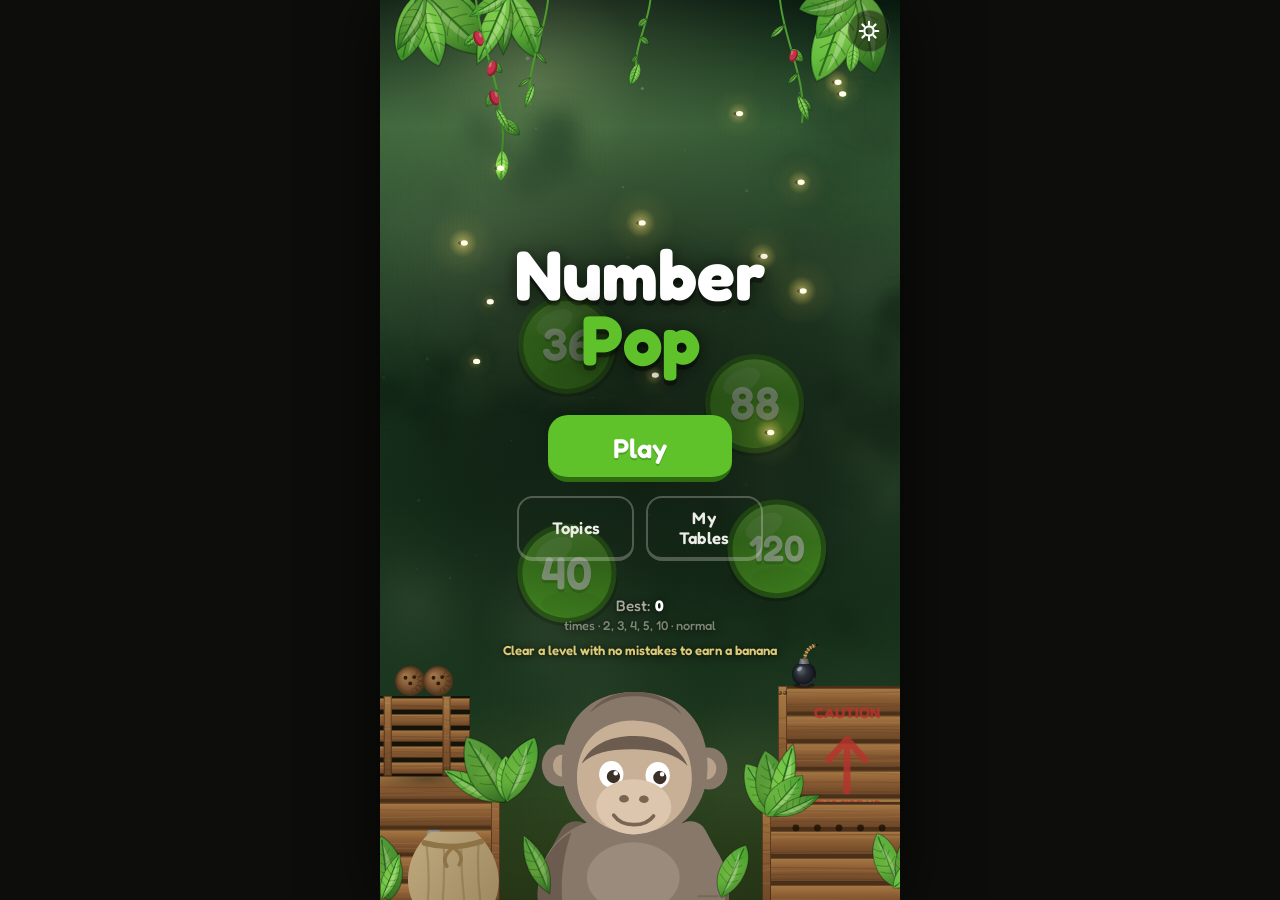
<file: index.html>
<!DOCTYPE html>
<html lang="en">
<head>
<meta charset="utf-8">
<meta name="viewport" content="width=device-width, initial-scale=1, viewport-fit=cover, user-scalable=no">
<meta name="theme-color" content="#1b1c1a">
<meta name="apple-mobile-web-app-capable" content="yes">
<meta name="apple-mobile-web-app-status-bar-style" content="black-translucent">
<title>Number Pop</title>
<link rel="icon" href="favicon.svg" type="image/svg+xml">
<!-- Fredoka is self-hosted in styles/fonts and declared by style.css. It used
     to be linked from Google Fonts, which made this the one thing in the whole
     game that touched the network — and it never worked in the Android build,
     which holds no INTERNET permission. Nothing here reaches out any more. -->
<link rel="stylesheet" href="styles/style.css">
</head>
<body>

<div id="app">

  <!-- everything that shakes lives in here -->
  <div id="playfield">
    <canvas id="stage"></canvas>
    <!-- The home screen's contrast scrim, and the canvas that rides above it.
         The scrim used to be the background of #screen-home, which put it in
         front of the whole board — including the fireflies and the birds, so
         they lost three quarters of their light to a layer meant for the
         static art behind them. Split in two, it goes on muting the board and
         the drifting bubbles while the live props keep their brightness.
         Both sit inside the play field so a jolt shakes them with the board. -->
    <div id="home-scrim" class="hidden" aria-hidden="true"></div>
    <canvas id="stage-front"></canvas>
  </div>

  <div id="ui">

    <!-- ============ in-game HUD ============ -->
    <div id="hud" class="hidden">
      <button id="btn-pause" class="icon-btn" aria-label="Pause game">
        <svg viewBox="0 0 32 32" aria-hidden="true"><path d="M12 7 V25 M20 7 V25"/></svg>
      </button>
      <div id="score-pill"><span id="score">0</span></div>
      <div id="lives" aria-label="Lives remaining"></div>
      <div id="question-wrap">
        <div id="level-chip">Lv&nbsp;<b id="level-num">1</b><span id="level-name"></span></div>
        <div id="question"></div>
        <div id="timer-track"><div id="timer-fill"></div></div>
        <div id="level-pips" aria-hidden="true"></div>
      </div>
      <div id="streak-badge" class="hidden"></div>
      <!-- The level's unspent second chance, beside the hearts it protects. -->
      <div id="retry-shield" class="hidden" aria-label="One second chance left"></div>
      <!-- The bottom dock: how close the streak is to the next power-up, and
           the powers already held. Together, because the meter fills into the
           strip standing right beside it. -->
      <div id="power-dock">
        <div id="charge">
          <div id="charge-slot">
            <svg viewBox="0 0 32 32" aria-hidden="true">
              <path d="M16 5.5 L18.9 12.2 L26 13 L20.7 17.9 L22.2 25 L16 21.4
                       L9.8 25 L11.3 17.9 L6 13 L13.1 12.2 Z"/>
            </svg>
          </div>
          <div id="charge-segs" aria-hidden="true"></div>
        </div>
        <!-- Held power-ups. Empty and hidden until a streak earns one. -->
        <div id="powers" class="hidden"></div>
      </div>
    </div>

    <!-- ============ home ============ -->
    <section id="screen-home" class="screen">
      <button id="btn-settings" class="icon-btn" aria-label="Settings">
        <svg viewBox="0 0 32 32" aria-hidden="true">
          <circle cx="16" cy="16" r="6.2"/>
          <path d="M24.2 16 H28.4 M7.8 16 H3.6 M16 24.2 V28.4 M16 7.8 V3.6
                   M21.8 21.8 L24.8 24.8 M10.2 10.2 L7.2 7.2
                   M10.2 21.8 L7.2 24.8 M21.8 10.2 L24.8 7.2"/>
        </svg>
      </button>
      <div class="home-inner">
        <h1 class="logo"><span class="word">Number</span><span class="word pop">Pop</span></h1>
        <div class="home-buttons">
          <button class="btn btn-big" id="btn-play">Play</button>
          <div class="home-row">
            <button class="btn btn-ghost" id="btn-topics">Topics</button>
            <button class="btn btn-ghost" id="btn-mastery">My Tables</button>
          </div>
        </div>
        <p class="best-line">Best: <b id="home-best">0</b> <span id="home-best-topic"></span></p>
        <!-- What the bananas are for, said in front of the jungle they buy.
             garden.status() had all of this already; it was only ever shown
             two taps deep in settings, which is not where a child looks. -->
        <p class="jungle-line" id="home-jungle"></p>
      </div>
    </section>

    <!-- ============ topics ============ -->
    <section id="screen-topics" class="screen hidden">
      <div class="sheet">
        <header class="sheet-head">
          <button class="icon-btn back" id="btn-topics-back" aria-label="Back">
            <svg viewBox="0 0 32 32" aria-hidden="true"><path d="M20 6 L10 16 L20 26"/></svg>
          </button>
          <h2>Choose Topics</h2>
        </header>

        <div class="sheet-body">
          <div class="field">
            <h3>What to practise</h3>
            <div class="chips" id="op-chips">
              <button class="chip op" data-op="mul">× Times</button>
              <button class="chip op" data-op="div">÷ Divide</button>
              <button class="chip op" data-op="add">+ Add</button>
              <button class="chip op" data-op="sub">− Subtract</button>
            </div>
          </div>

          <div class="field" id="field-tables">
            <h3>Times tables <button class="mini" id="btn-all-tables">all</button></h3>
            <div class="grid-tables" id="table-grid"></div>
            <div class="chips tight">
              <span class="label">up to</span>
              <button class="chip range" data-maxmul="10">10</button>
              <button class="chip range" data-maxmul="12">12</button>
            </div>
          </div>

          <div class="field" id="field-addsub">
            <h3>Add &amp; subtract numbers up to</h3>
            <div class="chips">
              <button class="chip addmax" data-max="10">10</button>
              <button class="chip addmax" data-max="20">20</button>
              <button class="chip addmax" data-max="50">50</button>
              <button class="chip addmax" data-max="100">100</button>
            </div>
          </div>

          <div class="field">
            <h3>Difficulty</h3>
            <div class="chips">
              <button class="chip diff" data-diff="easy">Easy</button>
              <button class="chip diff" data-diff="normal">Normal</button>
              <button class="chip diff" data-diff="hard">Hard</button>
            </div>
            <p class="hint" id="diff-hint"></p>
          </div>

          <!-- The two question shapes, folded away and last.

               Everything above picks which facts get asked; these two change
               what a question *is*, which is a different kind of decision and
               a rarer one. Both are on by default and both hold themselves
               back until level 3, so a parent setting the game up for the
               first time never has to meet them — but a child who bounces off
               one needs them findable, not buried in Settings.

               A <details> rather than a scripted panel: it is open/closed
               state and nothing else, and the element that already does that
               is keyboard-accessible and works with no JS at all. -->
          <details class="advanced">
            <summary>
              Advanced options
              <svg class="chev" viewBox="0 0 32 32" aria-hidden="true">
                <path d="M9 13 L16 20 L23 13"/>
              </svg>
            </summary>

            <div class="field">
              <h3>Missing numbers</h3>
              <div class="chips">
                <button class="chip blank" data-blank="on">On</button>
                <button class="chip blank" data-blank="off">Off</button>
              </div>
              <p class="hint">Some questions hide one of the numbers instead of
                the answer — <b>7 × ? = 42</b>. Same facts, asked backwards.
                They start at level 3 and never appear in a boss.</p>
            </div>

            <div class="field">
              <h3>True or false</h3>
              <div class="chips">
                <button class="chip judge" data-judge="on">On</button>
                <button class="chip judge" data-judge="off">Off</button>
              </div>
              <p class="hint">Some questions state the answer and ask whether it
                is right — <b>6 × 7 = 41</b> — and you tap thumbs up or thumbs
                down. The wrong ones are always close, so they have to be
                checked rather than eyeballed.</p>
            </div>
          </details>
        </div>

        <footer class="sheet-foot">
          <button class="btn btn-big" id="btn-topics-play">Play</button>
        </footer>
      </div>
    </section>

    <!-- ============ my tables ============ -->
    <!-- The practice record the game has been keeping all along, made
         visible. One cell per fact, warming from bare to gold as the fact
         moves up its box. -->
    <section id="screen-mastery" class="screen hidden">
      <div class="sheet">
        <header class="sheet-head">
          <button class="icon-btn back" id="btn-mastery-back" aria-label="Back">
            <svg viewBox="0 0 32 32" aria-hidden="true"><path d="M20 6 L10 16 L20 26"/></svg>
          </button>
          <h2>My Tables</h2>
        </header>

        <div class="sheet-body">
          <p class="hint" id="mastery-lead"></p>

          <div class="mastery-grid" id="mastery-grid"></div>

          <p class="mastery-detail" id="mastery-detail">Tap a square to see how that one is going.</p>

          <div class="mastery-key" id="mastery-key"></div>

          <div class="field" id="mastery-others">
            <h3>Everything else</h3>
            <dl class="lvl-rows" id="mastery-rows"></dl>
          </div>

          <div class="field">
            <h3>Your jungle</h3>
            <p class="hint" id="mastery-jungle"></p>
          </div>
        </div>

        <footer class="sheet-foot">
          <button class="btn btn-big" id="btn-mastery-done">Done</button>
        </footer>
      </div>
    </section>

    <!-- ============ settings ============ -->
    <section id="screen-settings" class="screen hidden">
      <div class="sheet">
        <header class="sheet-head">
          <button class="icon-btn back" id="btn-settings-back" aria-label="Back">
            <svg viewBox="0 0 32 32" aria-hidden="true"><path d="M20 6 L10 16 L20 26"/></svg>
          </button>
          <h2>Settings</h2>
        </header>

        <div class="sheet-body">
          <div class="field">
            <h3>Sound effects</h3>
            <div class="chips">
              <button class="chip snd" data-snd="on">On</button>
              <button class="chip snd" data-snd="off">Off</button>
            </div>
            <p class="hint">Pops, cheers and button taps.</p>
          </div>

          <div class="field">
            <h3>Jungle sounds</h3>
            <div class="chips">
              <button class="chip jng" data-jng="on">On</button>
              <button class="chip jng" data-jng="off">Off</button>
            </div>
            <p class="hint">Birds and insects in the background.</p>
          </div>

          <div class="field">
            <h3>Second chances</h3>
            <div class="chips">
              <button class="chip retry" data-retry="on">On</button>
              <button class="chip retry" data-retry="off">Off</button>
            </div>
            <p class="hint">In levels 1 and 2, the first wrong tap takes the
              bubble away instead of a heart, and you keep going on the same
              question. The clock keeps running and the streak still breaks —
              and a level that used one cannot earn its third star, so it grows
              no banana. From level 3 on, every tap counts.</p>
          </div>

          <div class="field">
            <h3>Scores</h3>
            <p class="score-line">Best: <b id="settings-best">0</b></p>
            <button class="btn btn-danger" id="btn-reset">Reset score</button>
            <p class="hint" id="reset-hint">Clears every highscore, level record and practice history. This cannot be undone.</p>
          </div>

          <div class="field">
            <h3>About</h3>
            <p class="about-name">Number Pop</p>
            <dl class="about-rows">
              <dt>Author and Designer</dt><dd>Dhawan Brothers</dd>
              <dt>Company</dt><dd>Dhawan Gaming Co</dd>
            </dl>
          </div>
        </div>

        <footer class="sheet-foot">
          <button class="btn btn-big" id="btn-settings-done">Done</button>
        </footer>
      </div>
    </section>

    <!-- ============ paused ============ -->
    <!-- The only way out of a run: quitting and restarting both live behind
         the pause button, so neither is ever one stray tap away. -->
    <section id="screen-paused" class="screen hidden">
      <div class="pause-card">
        <p class="pause-eyebrow">Paused</p>
        <h2 class="pause-title" id="pause-title">Level 1</h2>
        <dl class="lvl-rows" id="pause-rows"></dl>

        <div class="chips pause-sound">
          <span class="label">Sound</span>
          <button class="chip snd" data-snd="on">On</button>
          <button class="chip snd" data-snd="off">Off</button>
        </div>

        <button class="btn btn-big" id="btn-resume">Resume</button>
        <div class="pause-exits">
          <button class="btn btn-ghost" id="btn-pause-restart">Start over</button>
          <button class="btn btn-ghost" id="btn-pause-quit">Quit</button>
        </div>
      </div>
    </section>

    <!-- ============ level clear (bosses and every 5th) ============ -->
    <section id="screen-levelclear" class="screen hidden">
      <div class="lvl-card">
        <p class="lvl-eyebrow" id="lvl-eyebrow">Level 5 clear</p>
        <h2 class="lvl-title" id="lvl-title">Downpour</h2>
        <div class="lvl-stars" id="lvl-stars" aria-hidden="true"></div>
        <dl class="lvl-rows" id="lvl-rows"></dl>
        <!-- The one line on this card that changes what the rest of the run
             can survive, so it is a badge rather than another sentence. The
             heart is the HUD's, redrawn here: the child has just watched one
             fly into that strip, and this has to be the same object. -->
        <p class="lvl-heart hidden" id="lvl-heart">
          <span class="lvl-heart-mark" aria-hidden="true">
            <svg viewBox="0 0 24 24">
              <path d="M12 21.2S3.3 15.6 3.3 9.4C3.3 6.4 5.6 4.2 8.4 4.2c1.6 0 3 .8 3.6 1.9
                       .6-1.1 2-1.9 3.6-1.9 2.8 0 5.1 2.2 5.1 5.2 0 6.2-8.7 11.8-8.7 11.8z"
                    fill="#e8353f" stroke="#8f1a22" stroke-width="1.1" stroke-linejoin="round"/>
              <path d="M8.6 6.6c-1.3 0-2.4 1-2.4 2.4" fill="none"
                    stroke="rgba(255,255,255,.55)" stroke-width="1.3" stroke-linecap="round"/>
            </svg>
          </span>
          <span>Extra life! A heart came back</span>
        </p>
        <p class="lvl-banana hidden" id="lvl-banana">A banana for the jungle!</p>
        <p class="lvl-next" id="lvl-next"></p>
        <button class="btn btn-big" id="btn-level-continue">Continue</button>
      </div>
      <div class="mascot-row">
        <div id="lvl-mascot"></div>
        <div class="speech"><p id="lvl-mascot-line"></p></div>
      </div>
    </section>

    <!-- ============ game over ============ -->
    <section id="screen-gameover" class="screen hidden">
      <div class="over-card">
        <p class="over-label">You got</p>
        <p class="over-score" id="over-score">0</p>
        <p class="over-level" id="over-level">Level 1</p>
        <p class="over-best"><span>Your highscore</span> <b id="over-best">0</b></p>
        <!-- The one place the game explains where bananas go. It only shows
             on a run that earned some, which is the moment it means
             something. -->
        <p class="over-bananas hidden" id="over-bananas"></p>
        <div class="over-buttons">
          <button class="btn" id="btn-over-ok">OK</button>
          <button class="btn btn-icon" id="btn-over-again" aria-label="Play again">
            <svg viewBox="0 0 32 32" aria-hidden="true"><path d="M26 16a10 10 0 1 1-3.2-7.3"/><path d="M27 5v6h-6"/></svg>
          </button>
        </div>
      </div>
      <div class="mascot-row">
        <div id="mascot"></div>
        <div class="speech"><p id="mascot-line"></p></div>
      </div>
    </section>

  </div>
</div>

<!-- ================= scripts (order matters: no bundler, plain globals) ================= -->
<script src="src/core/rng.js"></script>
<script src="src/core/storage.js"></script>
<script src="src/core/audio.js"></script>
<script src="src/core/ambience.js"></script>
<script src="src/core/input.js"></script>
<script src="src/core/loop.js"></script>

<script src="src/art/theme.js"></script>
<script src="src/art/scenery.js"></script>
<script src="src/art/bubbleArt.js"></script>
<script src="src/art/progressArt.js"></script>
<script src="src/art/gardenArt.js"></script>
<script src="src/art/gorillaArt.js"></script>
<script src="src/art/jungleArt.js"></script>
<script src="src/art/mascot.js"></script>

<script src="src/game/distractors.js"></script>
<script src="src/game/questions.js"></script>
<script src="src/game/scoring.js"></script>
<script src="src/game/motion.js"></script>
<script src="src/game/bubbles.js"></script>
<script src="src/game/levels.js"></script>
<script src="src/game/effects.js"></script>
<script src="src/game/garden.js"></script>
<script src="src/game/playthings.js"></script>
<script src="src/game/render.js"></script>
<script src="src/game/session.js"></script>

<script src="src/ui/hud.js"></script>
<script src="src/ui/screens.js"></script>
<script src="src/main.js"></script>

</body>
</html>
</file>
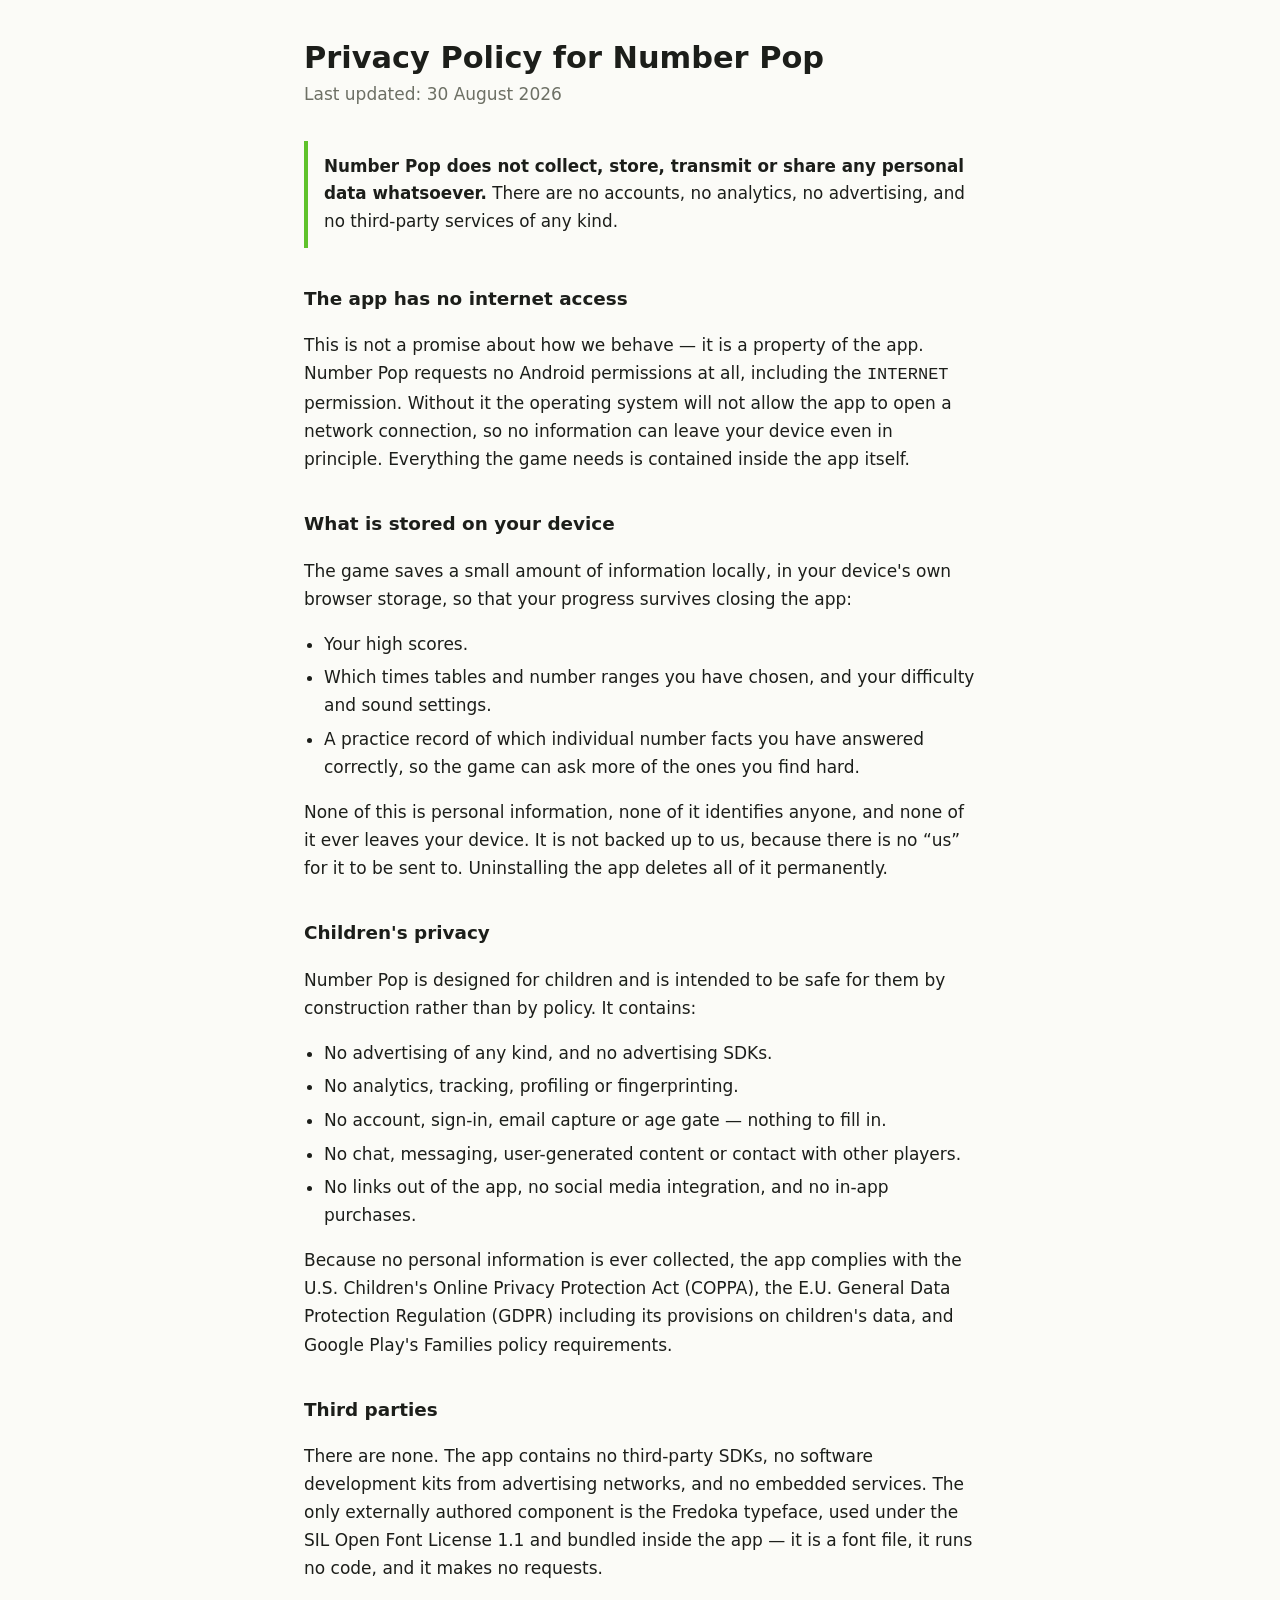
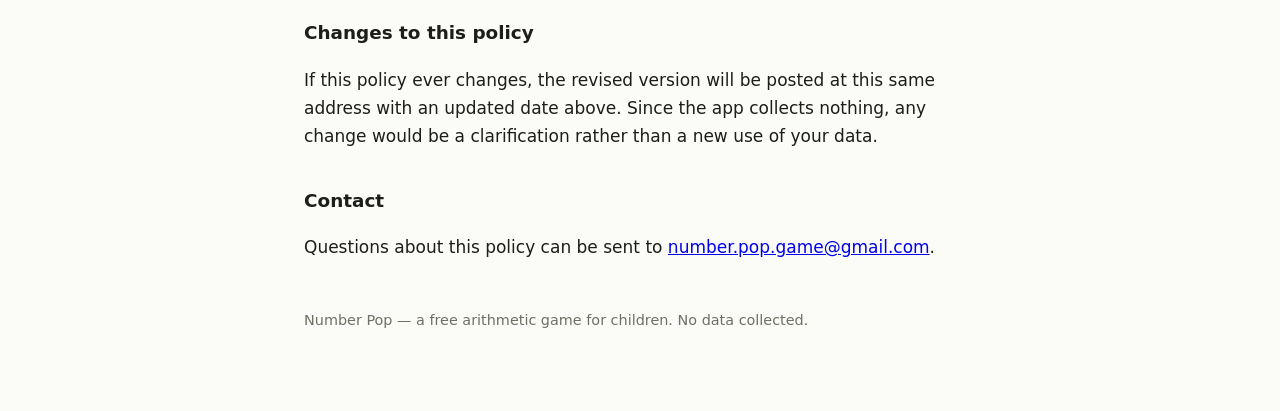
<file: docs/privacy.html>
<!DOCTYPE html>
<html lang="en">
<head>
<meta charset="utf-8">
<meta name="viewport" content="width=device-width, initial-scale=1">
<title>Number Pop — Privacy Policy</title>
<style>
  :root { color-scheme: light dark; }
  body {
    max-width: 42rem;
    margin: 0 auto;
    padding: 2.5rem 1.25rem 5rem;
    font: 17px/1.65 "Trebuchet MS", "Segoe UI", system-ui, sans-serif;
    color: #1c1e1a;
    background: #fbfbf7;
  }
  @media (prefers-color-scheme: dark) {
    body { color: #e9eae2; background: #15170f; }
    a { color: #83da53; }
  }
  h1 { font-size: 1.9rem; line-height: 1.2; margin: 0 0 .25rem; }
  h2 { font-size: 1.15rem; margin: 2.25rem 0 .5rem; }
  .sub { color: #6d7065; margin: 0 0 2rem; }
  @media (prefers-color-scheme: dark) { .sub { color: #a7aa9d; } }
  .lead {
    border-left: 4px solid #5fc22b;
    padding: .75rem 0 .75rem 1rem;
    margin: 0 0 1.5rem;
    font-size: 1.05rem;
  }
  ul { padding-left: 1.25rem; }
  li { margin: .35rem 0; }
  footer { margin-top: 3rem; font-size: .9rem; color: #6d7065; }
  @media (prefers-color-scheme: dark) { footer { color: #a7aa9d; } }
</style>
</head>
<body>

<h1>Privacy Policy for Number Pop</h1>
<p class="sub">Last updated: 30 August 2026</p>

<p class="lead">
  <strong>Number Pop does not collect, store, transmit or share any personal
  data whatsoever.</strong> There are no accounts, no analytics, no advertising,
  and no third-party services of any kind.
</p>

<h2>The app has no internet access</h2>
<p>
  This is not a promise about how we behave — it is a property of the app.
  Number Pop requests no Android permissions at all, including the
  <code>INTERNET</code> permission. Without it the operating system will not
  allow the app to open a network connection, so no information can leave your
  device even in principle. Everything the game needs is contained inside the
  app itself.
</p>

<h2>What is stored on your device</h2>
<p>
  The game saves a small amount of information locally, in your device's own
  browser storage, so that your progress survives closing the app:
</p>
<ul>
  <li>Your high scores.</li>
  <li>Which times tables and number ranges you have chosen, and your
      difficulty and sound settings.</li>
  <li>A practice record of which individual number facts you have answered
      correctly, so the game can ask more of the ones you find hard.</li>
</ul>
<p>
  None of this is personal information, none of it identifies anyone, and none
  of it ever leaves your device. It is not backed up to us, because there is no
  “us” for it to be sent to. Uninstalling the app deletes all of it permanently.
</p>

<h2>Children's privacy</h2>
<p>
  Number Pop is designed for children and is intended to be safe for them by
  construction rather than by policy. It contains:
</p>
<ul>
  <li>No advertising of any kind, and no advertising SDKs.</li>
  <li>No analytics, tracking, profiling or fingerprinting.</li>
  <li>No account, sign-in, email capture or age gate — nothing to fill in.</li>
  <li>No chat, messaging, user-generated content or contact with other players.</li>
  <li>No links out of the app, no social media integration, and no in-app
      purchases.</li>
</ul>
<p>
  Because no personal information is ever collected, the app complies with the
  U.S. Children's Online Privacy Protection Act (COPPA), the E.U. General Data
  Protection Regulation (GDPR) including its provisions on children's data, and
  Google Play's Families policy requirements.
</p>

<h2>Third parties</h2>
<p>
  There are none. The app contains no third-party SDKs, no software development
  kits from advertising networks, and no embedded services. The only externally
  authored component is the Fredoka typeface, used under the SIL Open Font
  License 1.1 and bundled inside the app — it is a font file, it runs no code,
  and it makes no requests.
</p>

<h2>Changes to this policy</h2>
<p>
  If this policy ever changes, the revised version will be posted at this same
  address with an updated date above. Since the app collects nothing, any change
  would be a clarification rather than a new use of your data.
</p>

<h2>Contact</h2>
<p>
  Questions about this policy can be sent to
  <a href="mailto:number.pop.game@gmail.com">number.pop.game@gmail.com</a>.
</p>

<footer>
  Number Pop — a free arithmetic game for children. No data collected.
</footer>

</body>
</html>
</file>
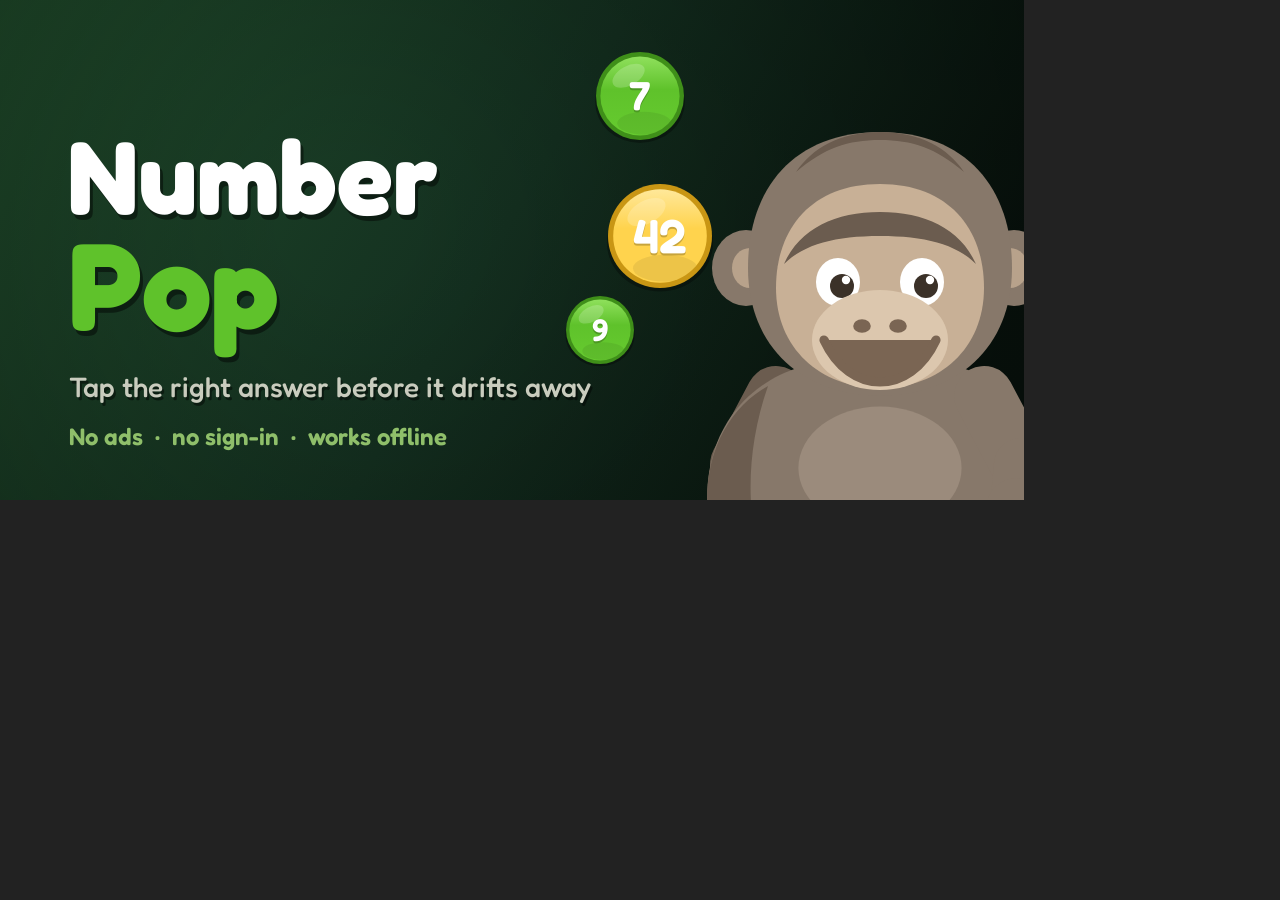
<file: docs/store/make-feature.html>
<!DOCTYPE html>
<html>
<head>
<meta charset="utf-8">
<title>Number Pop — Play feature graphic generator</title>
<style>
  html,body { margin:0; padding:0; background:#222; overflow:hidden; }
  #err { position:absolute; left:0; top:0; z-index:9;
         color:#f66; font:12px monospace; white-space:pre-wrap; }
  canvas { display:block; }
  @font-face {
    font-family: "Fredoka";
    font-weight: 300 700;
    src: url("../../styles/fonts/fredoka-latin-var.woff2") format("woff2");
  }
</style>
</head>
<body>
<!--
  The 1024x500 feature graphic, drawn from the same art the game uses.

    msedge --headless=new --disable-gpu --hide-scrollbars ^
      --allow-file-access-from-files --force-device-scale-factor=1 ^
      --window-size=1024,500 --screenshot=play-feature-1024x500.png make-feature.html
-->
<div id="err"></div>
<canvas id="c" width="1024" height="500"></canvas>

<script>
  window.NP = {};
  window.onerror = function (m, s, l) {
    document.getElementById('err').textContent += m + ' @' + s + ':' + l + '\n';
  };
</script>
<script src="../../src/art/theme.js"></script>
<script src="../../src/art/gorillaArt.js"></script>
<script src="../../src/art/bubbleArt.js"></script>
<script>
function paint() {
  var ctx = document.getElementById('c').getContext('2d');
  var W = 1024, H = 500;
  var T = NP.theme;

  // The chalkboard greens, lit from the upper left so the wordmark sits on the
  // brightest part of the field and the gorilla's side stays deep.
  var bg = ctx.createLinearGradient(0, 0, W * 0.85, H);
  bg.addColorStop(0, '#1f4a2a');
  bg.addColorStop(0.55, '#143020');
  bg.addColorStop(1, '#0a1710');
  ctx.fillStyle = bg;
  ctx.fillRect(0, 0, W, H);

  // A soft vignette, so the art never runs flat into the store's own chrome.
  var vig = ctx.createRadialGradient(W * 0.34, H * 0.45, 60, W * 0.34, H * 0.45, W * 0.72);
  vig.addColorStop(0, 'rgba(0,0,0,0)');
  vig.addColorStop(1, 'rgba(0,0,0,0.42)');
  ctx.fillStyle = vig;
  ctx.fillRect(0, 0, W, H);

  /* Bubbles before the gorilla, so he stands in front of them. The gold one is
     the `reveal` palette -- there is no 'gold', and naming one silently falls
     back to green, which is how this first came out with no gold in it at all.

     They sit in the corridor between the wordmark and his ears: at scale 2.0
     those reach x=713, which is what caps how far right these can go. */
  NP.bubbleArt.draw(ctx, 640,  96, 44, '7',  { palette: 'green'  });
  NP.bubbleArt.draw(ctx, 660, 236, 52, '42', { palette: 'reveal' });
  NP.bubbleArt.draw(ctx, 600, 330, 34, '9',  { palette: 'green'  });

  NP.gorillaArt.draw(ctx, 880, H + 16, 2.0, { grin: 1, breath: 0.4 });

  // ---- wordmark ----
  ctx.textAlign = 'left';
  ctx.textBaseline = 'alphabetic';

  function shadowed(text, x, y, size, fill) {
    ctx.font = '700 ' + size + 'px Fredoka, "Trebuchet MS", sans-serif';
    ctx.fillStyle = 'rgba(0,0,0,0.45)';
    ctx.fillText(text, x + 3, y + 5);
    ctx.fillStyle = fill;
    ctx.fillText(text, x, y);
  }

  shadowed('Number', 68, 214, 104, '#ffffff');
  shadowed('Pop',    68, 330, 124, T.green || '#5fc22b');

  // 28px, not 30: at 30 this line ran under the lowest bubble.
  var tag = 'Tap the right answer before it drifts away';
  ctx.font = '500 28px Fredoka, "Trebuchet MS", sans-serif';
  ctx.fillStyle = 'rgba(0,0,0,0.45)';
  ctx.fillText(tag, 71, 400);
  ctx.fillStyle = '#c9ccbe';
  ctx.fillText(tag, 69, 397);

  ctx.font = '600 24px Fredoka, "Trebuchet MS", sans-serif';
  ctx.fillStyle = '#8fbf6a';
  ctx.fillText('No ads  ·  no sign-in  ·  works offline', 69, 445);
}

/* Wait for the face before drawing. Canvas text does not re-render when a
   webfont arrives late, so painting early bakes the whole wordmark in the
   fallback stack and the graphic ships in the wrong type. */
if (document.fonts && document.fonts.load) {
  Promise.all([
    document.fonts.load('700 104px Fredoka'),
    document.fonts.load('500 28px Fredoka'),
    document.fonts.load('600 24px Fredoka')
  ]).then(paint, paint);
} else {
  paint();
}
</script>
</body>
</html>
</file>
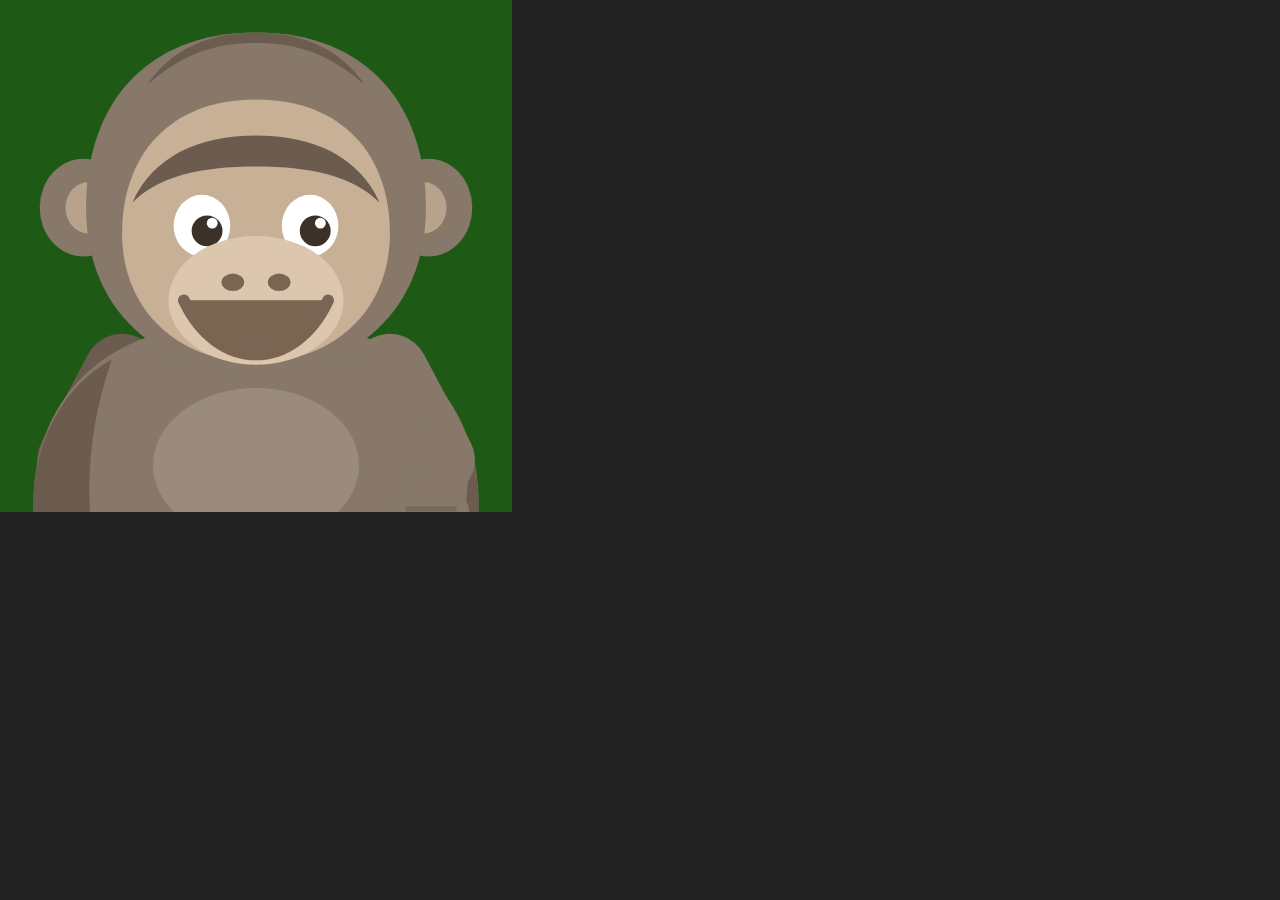
<file: docs/store/make-icon.html>
<!DOCTYPE html>
<html>
<head>
<meta charset="utf-8">
<title>Number Pop — Play store icon generator</title>
<style>
  html,body { margin:0; padding:0; background:#222; overflow:hidden; }
  /* Out of flow: in flow, even an empty error box pushes the canvas down by
     its own height and the page screenshot comes out offset. */
  #err { position:absolute; left:0; top:0; z-index:9;
         color:#f66; font:12px monospace; white-space:pre-wrap; }
  canvas { display:block; }
</style>
</head>
<body>
<!--
  Draws the 512x512 Play store icon from the real gorilla art, so it cannot
  drift away from the character the game and the launcher icon show.

  Open it in a browser to look at it. To re-export the PNG, screenshot it at
  exactly 512x512 -- the page is sized so the canvas is the whole viewport:

    msedge --headless=new --disable-gpu --hide-scrollbars ^
      --allow-file-access-from-files --force-device-scale-factor=1 ^
      --window-size=512,512 --screenshot=play-icon-512.png make-icon.html

  Play wants a 32-bit PNG, and a screenshot comes out 24bpp, so the export is
  re-wrapped with an opaque alpha channel afterwards. See play-listing.md.
-->
<div id="err"></div>
<canvas id="c" width="512" height="512"></canvas>

<script>
  window.NP = {};
  window.onerror = function (m, s, l) {
    document.getElementById('err').textContent += m + ' @' + s + ':' + l + '\n';
  };
</script>
<script src="../../src/art/theme.js"></script>
<script src="../../src/art/gorillaArt.js"></script>
<script>
(function () {
  var ctx = document.getElementById('c').getContext('2d');
  var T = NP.theme;

  /* Play's icon must be fully opaque -- it applies its own rounded mask, so a
     transparent corner would come back black. leafDark is the background the
     adaptive launcher icon already uses, and the only green in the palette his
     fur stays legible against: the bubble green and its rim both sit within a
     few percent of his fur's luminance. */
  ctx.fillStyle = T.leafDark || '#1e5a16';
  ctx.fillRect(0, 0, 512, 512);

  /* draw() places the ground point under his feet: box coords (bx,by) land at
     (x + (bx-100)*s, y + (by-210)*s).

     His head centres on box (100, 97) and spans about 167 units ear to ear --
     far wider than it is tall, which is what kept clipping the crown back when
     this was scaled to fit the height. Fit the width and the height follows. */
  var HEAD_CX = 100, HEAD_CY = 97, HEAD_W = 167;
  var s = 430 / HEAD_W;          // 430 of 512 leaves a margin inside any mask
  var cx = 256, cy = 236;        // a little above centre, so the shoulders anchor him

  NP.gorillaArt.draw(ctx, cx - (HEAD_CX - 100) * s, cy - (HEAD_CY - 210) * s, s, {
    grin: 1, blink: 0, gazeX: 0, gazeY: 0, armL: 0, armR: 0
  });
})();
</script>
</body>
</html>
</file>
<file: styles/style.css>
/* ============================================================
   Number Pop — chalkboard arcade math game
   Single deliberate visual world (dark chalkboard), so no
   light/dark switching: every colour is painted explicitly.
   ============================================================ */

/* Fredoka, self-hosted. It used to come from Google Fonts, which meant the
   Android build — which holds no INTERNET permission and blocks the request
   outright — always fell back to the system stack and never once rendered in
   the face the game was designed in.

   One file covers every weight the game asks for: Fredoka is a variable font,
   so the 500, 600 and 700 the old <link> requested all resolved to this same
   woff2. Only the latin subset is shipped, which is all the game can produce —
   ASCII, plus × ÷ (U+00D7, U+00F7) inside latin-1, the minus sign − (U+2212)
   and the thin space (U+2009) inside the general-punctuation range.

   SIL Open Font License 1.1, see fonts/OFL.txt. */
@font-face {
  font-family: "Fredoka";
  font-style: normal;
  /* The variable axis, not three separate faces. A single weight here would
     make the browser synthesise the other two by smearing the outlines. */
  font-weight: 300 700;
  font-display: swap;
  src: url("fonts/fredoka-latin-var.woff2") format("woff2");
  unicode-range: U+0000-00FF, U+0131, U+0152-0153, U+02BB-02BC, U+02C6, U+02DA,
                 U+02DC, U+0304, U+0308, U+0329, U+2000-206F, U+20AC, U+2122,
                 U+2191, U+2193, U+2212, U+2215, U+FEFF, U+FFFD;
}

:root {
  --green:       #5fc22b;
  --green-light: #83da53;
  --green-dark:  #3d8b18;
  --green-deep:  #2f6d12;
  --red:         #e8353f;
  --red-dark:    #a8202a;
  /* Matches the midpoint of the canvas ground gradient in theme.js, so
     the column under the canvas never shows through as a different
     colour before the scenery layer paints. */
  --board:       #15301f;
  --board-deep:  #0a1710;
  --panel:       #3a3d37;
  --panel-line:  rgba(233,233,224,.14);
  --chalk:       #edeee7;
  --chalk-dim:   #a7aa9d;
  --shadow-lo:   0 2px 0 rgba(0,0,0,.35);

  --f: "Fredoka", "Trebuchet MS", "Segoe UI", system-ui, sans-serif;
}

* { box-sizing: border-box; -webkit-tap-highlight-color: transparent; }

html, body {
  margin: 0;
  padding: 0;
  height: 100%;
  overflow: hidden;
  overscroll-behavior: none;
  background: #0d0e0b;
  font-family: var(--f);
  color: var(--chalk);
  -webkit-font-smoothing: antialiased;
  -webkit-user-select: none;
  user-select: none;
  touch-action: manipulation;
}

#app {
  position: relative;
  width: min(100vw, 520px);
  height: 100dvh;
  margin: 0 auto;
  overflow: hidden;
  background: var(--board);
  box-shadow: 0 0 60px rgba(0,0,0,.7);
}

/* Both layers need an explicit z-index. `will-change: transform` promotes
   the play field to its own compositing layer, and a promoted layer can
   composite above later siblings that have z-index:auto — which put the
   menus and the game-over card underneath the canvas. */
#playfield { position: absolute; inset: 0; z-index: 0; will-change: transform; }
#stage { position: absolute; inset: 0; z-index: 0; display: block; width: 100%; height: 100%; touch-action: none; }

/* The home screen's scrim, and the props that ride above it. Ordered inside
   the play field: board (0), scrim (1), live props (2) — so the scrim mutes
   the board and the drifting bubbles without touching the fireflies, the
   birds or the gorilla. The menu text is above all three, in #ui.

   An absolutely positioned canvas needs its width and height spelled out:
   with inset:0 and height:auto it falls back to the intrinsic size of its
   backing store instead of filling the box. */
/* The scrim only has one job: keep the logo, the buttons and the two lines
   under them readable. It used to do that by darkening the entire board —
   118% wide, peaking at .74, and still laying .06–.30 over the corners — on
   the reasoning that whatever was behind the text did not matter.

   Once the board had depth in it, that stopped being true: the far foliage,
   the haze and the light break all live in the middle distance, and the
   scrim was painted straight over the top of them. There is no point
   building depth into a layer and then flattening it again one z-index up.

   So it is an ellipse around the text column now, and it reaches zero well
   before the edges — the canopy at the top and the tableau at the bottom
   are left alone entirely, and the text carries more of its own contrast
   through the halos on .logo and .best-line below. Green-black rather than
   neutral, so it darkens the jungle rather than greying it out. */
#home-scrim {
  position: absolute;
  inset: 0;
  z-index: 1;
  pointer-events: none;
  background: radial-gradient(86% 40% at 50% 45%,
    rgba(9,15,8,.62) 0%,
    rgba(9,15,8,.44) 44%,
    rgba(9,15,8,.14) 76%,
    rgba(9,15,8,0) 100%);
}
#stage-front {
  position: absolute;
  inset: 0;
  z-index: 2;
  display: block;
  width: 100%;
  height: 100%;
  pointer-events: none;
}

#ui { position: absolute; inset: 0; z-index: 1; pointer-events: none; }
#ui button, #ui .chip, #ui .screen:not(.hidden) { pointer-events: auto; }

/* The two screens that sit over live, touchable scenery let taps fall
   through to the canvas. Their own controls re-claim them: pointer-events
   inherits, so the `#ui button` rule above restores hit-testing per button.
   Two ids, because `#ui .screen:not(.hidden)` would otherwise out-specify
   this and swallow every tap before the canvas ever saw it. */
#ui #screen-home:not(.hidden),
#ui #screen-gameover:not(.hidden) { pointer-events: none; }

/* ...but a solid card should absorb a tap rather than feel see-through. */
.over-card { pointer-events: auto; }

.hidden { display: none !important; }

/* ============================ chunky buttons ============================ */

.btn {
  font-family: var(--f);
  font-weight: 600;
  font-size: 1.35rem;
  letter-spacing: .01em;
  color: #fff;
  background: var(--green);
  border: none;
  border-bottom: 5px solid var(--green-deep);
  border-radius: 16px;
  padding: .62em 1.5em .5em;
  cursor: pointer;
  text-shadow: 0 2px 0 rgba(0,0,0,.18);
  transition: transform .06s ease, filter .12s ease;
}
.btn:active { transform: translateY(3px); border-bottom-width: 2px; }
.btn:hover { filter: brightness(1.07); }
.btn:focus-visible { outline: 3px solid #fff; outline-offset: 3px; }

.btn-big { font-size: 1.7rem; padding: .6em 2.4em .48em; border-radius: 20px; }

.btn-ghost {
  background: transparent;
  border: 2px solid rgba(237,238,231,.28);
  border-bottom: 4px solid rgba(237,238,231,.28);
  color: var(--chalk);
  font-size: 1.05rem;
  text-shadow: none;
}
.btn-ghost:hover { background: rgba(237,238,231,.07); }

.btn-icon { padding: .55em .95em; display: grid; place-items: center; }
.btn-icon svg { width: 30px; height: 30px; fill: none; stroke: #fff; stroke-width: 3.2; stroke-linecap: round; stroke-linejoin: round; }

.btn-danger {
  background: transparent;
  color: #ff8f96;
  border: 2px solid rgba(232,53,63,.55);
  border-bottom: 5px solid rgba(232,53,63,.55);
  font-size: 1.05rem;
  text-shadow: none;
}
.btn-danger:hover { background: rgba(232,53,63,.12); }
/* Armed: one tap from erasing, so it stops looking like an outline and
   starts looking like the thing it is about to do. */
.btn-danger.armed {
  background: var(--red);
  border-color: var(--red-dark);
  border-bottom-color: var(--red-dark);
  color: #fff;
  animation: nudge .5s ease-out;
}
.btn-danger.cleared {
  background: transparent;
  border-color: rgba(237,238,231,.25);
  border-bottom-color: rgba(237,238,231,.25);
  color: var(--chalk-dim);
}
@keyframes nudge {
  0%, 100% { transform: translateX(0); }
  20%      { transform: translateX(-4px); }
  55%      { transform: translateX(3px); }
}

.icon-btn {
  background: none; border: none; cursor: pointer; padding: 6px;
  width: 42px; height: 42px; display: grid; place-items: center;
}
.icon-btn svg { width: 100%; height: 100%; fill: none; stroke: #fff; stroke-width: 3.4; stroke-linecap: round; }
.icon-btn:active { transform: scale(.9); }
.icon-btn:focus-visible { outline: 2px solid #fff; outline-offset: 2px; border-radius: 8px; }

/* ============================ HUD ============================ */

#hud { position: absolute; inset: 0; }

/* The HUD's only button. Everything that ends a run lives behind it, so it
   sits where the close button used to and nothing else competes for the
   corner. */
#btn-pause {
  position: absolute;
  top: calc(10px + env(safe-area-inset-top));
  left: 10px;
}
/* Two bars read as pause at a glance; at the shared 3.4 they read as an
   equals sign. */
#btn-pause svg { stroke-width: 5; }

#score-pill {
  position: absolute;
  top: calc(8px + env(safe-area-inset-top));
  left: 50%;
  transform: translateX(-50%);
  min-width: 130px;
  text-align: center;
  background: var(--green);
  border-bottom: 5px solid var(--green-deep);
  border-radius: 22px;
  padding: .3em 1.1em .22em;
  font-size: 1.65rem;
  font-weight: 600;
  color: #fff;
  text-shadow: 0 2px 0 rgba(0,0,0,.2);
  font-variant-numeric: tabular-nums;
}
#score-pill.bump { animation: bump .28s ease-out; }
@keyframes bump { 0%{transform:translateX(-50%) scale(1)} 40%{transform:translateX(-50%) scale(1.13)} 100%{transform:translateX(-50%) scale(1)} }

#lives {
  position: absolute;
  top: calc(14px + env(safe-area-inset-top));
  right: 12px;
  display: flex;
  gap: 5px;
}
#lives .heart { width: 26px; height: 26px; transition: transform .25s ease, opacity .25s ease, filter .25s ease; }
#lives .heart svg { width: 100%; height: 100%; display: block; }
#lives .heart.lost { opacity: .22; filter: grayscale(1); transform: scale(.82); }
#lives .heart.breaking { animation: heartbreak .5s ease-out; }
@keyframes heartbreak {
  0%   { transform: scale(1); }
  25%  { transform: scale(1.45) rotate(-8deg); }
  100% { transform: scale(.82); }
}

/* A heart coming back. Longer and bouncier than losing one on purpose: the
   run has just been handed something, and the strip is on the far side of
   the screen from wherever the child is looking. The glow is a drop-shadow
   rather than a box-shadow so it follows the heart's outline, not its box.

   It swells from small rather than from nothing. A keyframe at zero opacity
   is a frame where the run's own life count is not on screen, and this
   animation is started by script at a moment nothing else is watching — a
   browser that skips it, defers it, or snapshots the first frame would show
   a hole in the strip rather than a heart. */
#lives .heart.gained { animation: heartgain 1s cubic-bezier(.2, 1.5, .4, 1); }
@keyframes heartgain {
  0%   { transform: scale(.3) rotate(-25deg); opacity: .7; filter: none; }
  35%  { transform: scale(1.6) rotate(6deg); opacity: 1;
         filter: drop-shadow(0 0 10px rgba(255, 120, 140, .95)); }
  60%  { transform: scale(.94) rotate(-3deg);
         filter: drop-shadow(0 0 7px rgba(255, 120, 140, .6)); }
  100% { transform: scale(1); filter: none; }
}
@media (prefers-reduced-motion: reduce) {
  #lives .heart.gained { animation: heartgain-calm .5s ease-out; }
  @keyframes heartgain-calm { 0% { opacity: .2; } 100% { opacity: 1; } }
}

#question-wrap {
  position: absolute;
  top: calc(58px + env(safe-area-inset-top));
  left: 0; right: 0;
  text-align: center;
}
/* The level chip sits inside #question-wrap on purpose: hud.questionBottom()
   measures that wrapper to place the play field, so anything added here is
   accounted for automatically instead of overlapping the bubbles. */
#level-chip {
  display: inline-flex;
  align-items: baseline;
  gap: .4em;
  font-size: .74rem;
  font-weight: 600;
  letter-spacing: .1em;
  text-transform: uppercase;
  color: var(--chalk-dim);
  background: rgba(237,238,231,.08);
  border-radius: 20px;
  padding: .3em .9em .24em;
  margin-bottom: .35rem;
}
#level-chip b { color: #fff; font-size: .95rem; font-variant-numeric: tabular-nums; }
#level-chip span { color: var(--green-light); letter-spacing: .05em; }
#level-chip.boss { background: rgba(232,53,63,.2); }
#level-chip.boss span { color: #ff9098; }
#level-chip.pop { animation: bump-plain .34s ease-out; }
@keyframes bump-plain { 0%{transform:scale(.8);opacity:.3} 55%{transform:scale(1.08)} 100%{transform:scale(1);opacity:1} }

/* One pip per question in the level. */
#level-pips {
  display: flex;
  justify-content: center;
  gap: 5px;
  margin-top: 7px;
  min-height: 6px;
}
#level-pips .pip {
  width: 6px; height: 6px;
  border-radius: 50%;
  background: rgba(237,238,231,.2);
  transition: background .25s ease, transform .25s ease;
}
#level-pips .pip.done { background: var(--green); transform: scale(1.25); }

#question {
  font-size: clamp(2rem, 9.5vw, 2.9rem);
  font-weight: 600;
  color: #fff;
  text-shadow: 0 3px 6px rgba(0,0,0,.5);
  letter-spacing: .02em;
  line-height: 1.1;
  min-height: 1.1em;
}
#question.pulse { animation: qpulse .3s ease-out; }
@keyframes qpulse { 0%{transform:scale(.86);opacity:.4} 100%{transform:scale(1);opacity:1} }

#timer-track {
  width: min(58%, 230px);
  height: 5px;
  margin: 12px auto 0;
  background: rgba(237,238,231,.12);
  border-radius: 3px;
  overflow: hidden;
}
#timer-fill {
  height: 100%;
  width: 100%;
  background: var(--green);
  border-radius: 3px;
  transform-origin: left center;
}
#timer-fill.low { background: #e8a33a; }
#timer-fill.critical { background: var(--red); }

#streak-badge {
  position: absolute;
  top: calc(128px + env(safe-area-inset-top));
  left: 50%;
  transform: translateX(-50%);
  font-size: .95rem;
  font-weight: 600;
  color: #ffd85e;
  text-shadow: 0 2px 4px rgba(0,0,0,.6);
  letter-spacing: .04em;
  white-space: nowrap;
}
#streak-badge.pop { animation: bump .3s ease-out; }

/* ============================ screens ============================ */

.screen {
  position: absolute;
  inset: 0;
  display: flex;
  flex-direction: column;
  animation: fadein .22s ease-out;
}
@keyframes fadein { from { opacity: 0; } to { opacity: 1; } }

/* ---------- home ---------- */
/* The scrim that used to live here is now #home-scrim, one layer down in the
   play field, so the fireflies and birds can sit in front of it. This element
   carries only the text and buttons. */
#screen-home {
  align-items: center;
  justify-content: center;
}
/* Top-right, clear of the logo. The home scrim clears toward the corners so
   the canopy shows through, which leaves a white cog with nothing to sit
   against — hence its own small disc. */
#btn-settings {
  position: absolute;
  top: calc(10px + env(safe-area-inset-top));
  right: 10px;
  padding: 8px;
  background: rgba(15,16,13,.5);
  border: 1px solid var(--panel-line);
  border-radius: 50%;
  transition: transform .25s cubic-bezier(.3,1.4,.5,1), background .12s ease;
}
#btn-settings svg { stroke-width: 2.8; }
#btn-settings:hover  { transform: rotate(30deg); background: rgba(15,16,13,.72); }
#btn-settings:active { transform: rotate(45deg) scale(.9); }
#btn-settings:focus-visible { border-radius: 50%; }

.home-inner { text-align: center; padding: 2rem 1.5rem; }
.logo {
  font-size: clamp(3rem, 15vw, 4.4rem);
  font-weight: 700;
  line-height: .92;
  /* The gap down to Play. The tagline used to carry most of it in its own
     bottom margin, so with that gone the logo owns it — in em, not rem, so it
     keeps scaling with the clamped type the way the old spacing did. */
  margin: 0 0 .62em;
  color: #fff;
  /* The hard drop keeps the logo's weight; the two soft halos under it are
     what let the scrim behind be as light as it now is. A halo travels with
     the lettering, so it buys contrast exactly where the text is instead of
     across the whole board the way darkening the scrim does. */
  text-shadow:
    0 5px 0 rgba(0,0,0,.35),
    0 2px 14px rgba(6,12,6,.55),
    0 0 34px rgba(6,12,6,.4);
  pointer-events: none;
}
/* An h1 is a full-width block, so claiming taps on the element itself would
   have it eat every one across the whole line — gutters included — and the
   bubbles drifting behind those gutters could never be popped. Each word
   takes them instead, in a box shrunk to its own lettering. */
.logo .word {
  display: block;          /* one word per line, as the two-line logo reads */
  width: max-content;
  max-width: 100%;
  margin: 0 auto;
  pointer-events: auto;
  cursor: pointer;
}
.logo.wiggle { animation: wiggle .5s cubic-bezier(.3,1.4,.5,1); }
@keyframes wiggle {
  0%, 100% { transform: rotate(0) scale(1); }
  25%      { transform: rotate(-3deg) scale(1.06); }
  60%      { transform: rotate(2.5deg) scale(1.03); }
}
.logo .pop { color: var(--green); }
.home-buttons { display: flex; flex-direction: column; gap: .9rem; align-items: center; }
.best-line {
  margin: 2.2rem 0 0;
  color: var(--chalk-dim);
  font-size: .95rem;
  font-weight: 500;
  /* Same reasoning as the logo's halo, and needed more: these two lines sit
     low enough to be outside the scrim's ellipse, over the lit floor. */
  text-shadow: 0 1px 10px rgba(6,12,6,.8), 0 0 3px rgba(6,12,6,.6);
}
.best-line b { color: #fff; font-variant-numeric: tabular-nums; }
.best-line span { display: block; font-size: .8rem; opacity: .7; margin-top: .2rem; }

/* The banana tally, tinted to the fruit it counts so it reads as the same
   thing as the pile on the sack behind it rather than as a second score. */
.jungle-line {
  margin: .55rem 0 0;
  color: #ffe487;
  font-size: .82rem;
  font-weight: 600;
  opacity: .85;
  font-variant-numeric: tabular-nums;
  text-shadow: 0 1px 10px rgba(6,12,6,.8), 0 0 3px rgba(6,12,6,.6);
}

/* ---------- topics and settings sheets ---------- */
#screen-topics, #screen-settings { background: rgba(15,16,13,.86); }
.sheet { display: flex; flex-direction: column; height: 100%; }
.sheet-head {
  display: flex; align-items: center; gap: .5rem;
  padding: calc(12px + env(safe-area-inset-top)) 14px 12px;
  border-bottom: 1px solid var(--panel-line);
  flex: none;
}
.sheet-head h2 { font-size: 1.3rem; font-weight: 600; margin: 0; color: #fff; }
.icon-btn.back svg { stroke-width: 3.6; }

.sheet-body {
  flex: 1 1 auto;
  overflow-y: auto;
  padding: 1.2rem 1.1rem 1.5rem;
  display: flex; flex-direction: column; gap: 1.6rem;
  -webkit-overflow-scrolling: touch;
  overscroll-behavior: contain;
  pointer-events: auto;
}
.field h3 {
  font-size: .82rem; font-weight: 600; text-transform: uppercase;
  letter-spacing: .1em; color: var(--chalk-dim); margin: 0 0 .7rem;
  display: flex; align-items: center; gap: .6rem;
}
.mini {
  font-family: var(--f); font-size: .72rem; font-weight: 600; letter-spacing: .06em;
  background: rgba(237,238,231,.1); color: var(--chalk-dim);
  border: none; border-radius: 20px; padding: .25em .8em; cursor: pointer;
  text-transform: uppercase;
}
.mini:hover { background: rgba(237,238,231,.18); color: #fff; }

.chips { display: flex; flex-wrap: wrap; gap: .5rem; align-items: center; }
.chips.tight { margin-top: .7rem; }
.chips .label { font-size: .8rem; color: var(--chalk-dim); text-transform: uppercase; letter-spacing: .08em; font-weight: 600; }

.chip {
  font-family: var(--f); font-size: 1rem; font-weight: 500;
  color: var(--chalk);
  background: rgba(237,238,231,.08);
  border: 2px solid rgba(237,238,231,.16);
  border-radius: 13px;
  padding: .45em 1em .38em;
  cursor: pointer;
  transition: background .12s ease, border-color .12s ease, color .12s ease;
}
.chip:hover { background: rgba(237,238,231,.15); }
.chip.on {
  background: var(--green);
  border-color: var(--green-light);
  color: #fff;
  font-weight: 600;
}
.chip:focus-visible { outline: 2px solid #fff; outline-offset: 2px; }

.grid-tables { display: grid; grid-template-columns: repeat(auto-fit, minmax(52px, 1fr)); gap: .45rem; }
.grid-tables .chip { padding: .5em 0 .42em; text-align: center; font-variant-numeric: tabular-nums; }

.hint { font-size: .84rem; color: var(--chalk-dim); margin: .8rem 0 0; line-height: 1.5; }

/* "Advanced options" at the foot of Choose Topics. A <details> does the
   open/closed state, so all that is needed here is to take the browser's
   default triangle off and dress the summary as one of the section headings
   it sits among. The rule above it is what says the sheet has ended and this
   is an appendix. */
.advanced { border-top: 1px solid var(--panel-line); padding-top: 1.3rem; }
.advanced > summary {
  /* display:flex is also what removes the marker in Chrome and Safari;
     list-style covers Firefox, and the pseudo-element below is the old
     WebKit spelling still needed on some Android builds. */
  display: flex; align-items: center; gap: .5rem;
  list-style: none;
  font-size: .82rem; font-weight: 600; text-transform: uppercase;
  letter-spacing: .1em; color: var(--chalk-dim);
  padding: .35rem 0;
  cursor: pointer;
}
.advanced > summary::-webkit-details-marker { display: none; }
.advanced > summary:hover { color: var(--chalk); }
.advanced > summary:focus-visible { outline: 2px solid #fff; outline-offset: 3px; border-radius: 8px; }

.advanced .chev {
  width: 17px; height: 17px; flex: none;
  fill: none; stroke: currentColor; stroke-width: 3.4;
  stroke-linecap: round; stroke-linejoin: round;
  transition: transform .18s ease;
}
.advanced[open] .chev { transform: rotate(180deg); }

/* The sheet body is a flex column with a gap, and the fields in here are not
   its children any more, so they have to be given that spacing back. */
.advanced > .field { margin-top: 1.5rem; }

.score-line { margin: 0 0 .9rem; font-size: 1rem; color: var(--chalk-dim); font-weight: 500; }
.score-line b { color: #fff; font-size: 1.35rem; font-variant-numeric: tabular-nums; margin-left: .2em; }

/* The credits, kept quiet: the names matter but nothing here is a control. */
.about-name { margin: 0 0 .7rem; font-size: 1.15rem; font-weight: 700; color: #fff; }
.about-rows {
  display: grid; grid-template-columns: 1fr auto;
  gap: .34rem .8rem; margin: 0;
  font-size: .9rem; font-weight: 500;
}
.about-rows dt { color: var(--chalk-dim); }
.about-rows dd { margin: 0; color: #fff; font-weight: 600; text-align: right; }

.sheet-foot {
  flex: none;
  padding: 1rem 1.1rem calc(1.2rem + env(safe-area-inset-bottom));
  border-top: 1px solid var(--panel-line);
  display: flex; justify-content: center;
  background: rgba(15,16,13,.5);
}

/* ---------- level clear ---------- */
/* Lighter scrim than game over: the run is paused, not finished, and the
   HUD behind it is still telling the truth. */
#screen-levelclear { background: rgba(12,13,10,.62); justify-content: space-between; }

.lvl-card {
  pointer-events: auto;
  margin: auto auto 0;
  width: min(86%, 380px);
  background: rgba(74,78,71,.95);
  border-radius: 22px;
  padding: 1.5rem 1.6rem 1.4rem;
  text-align: center;
  box-shadow: 0 18px 44px rgba(0,0,0,.5);
  animation: pop-in .32s cubic-bezier(.2,1.5,.5,1);
}
.lvl-eyebrow {
  margin: 0; font-size: .78rem; font-weight: 600;
  letter-spacing: .14em; text-transform: uppercase; color: var(--green-light);
}
.lvl-title {
  margin: .15em 0 .5rem; font-size: clamp(1.7rem, 8vw, 2.2rem);
  font-weight: 700; color: #fff; line-height: 1.05;
  text-shadow: 0 3px 0 rgba(0,0,0,.22);
}

.lvl-stars { display: flex; justify-content: center; gap: .45rem; margin: 0 0 1rem; }
.lvl-star { width: 44px; height: 44px; display: block; }
.lvl-star svg { width: 100%; height: 100%; display: block; }
.lvl-star svg path { fill: rgba(237,238,231,.16); }
/* Only the earned stars animate, and each one waits its turn — the delay is
   set inline so the JS that plays the ping stays the single source of the
   timing. */
.lvl-star.earned svg path { fill: #ffd85e; }
.lvl-star.earned {
  animation: star-stamp .42s cubic-bezier(.2,1.6,.45,1) backwards;
  filter: drop-shadow(0 3px 6px rgba(255,216,94,.35));
}
@keyframes star-stamp {
  from { transform: scale(2.1) rotate(-22deg); opacity: 0; }
  to   { transform: scale(1) rotate(0); opacity: 1; }
}

.lvl-rows {
  display: grid; grid-template-columns: 1fr auto;
  gap: .34rem .8rem; margin: 0 0 .9rem;
  font-size: .92rem; font-weight: 500; text-align: left;
}
.lvl-rows dt { color: var(--chalk-dim); }
.lvl-rows dd { margin: 0; color: #fff; font-weight: 600; font-variant-numeric: tabular-nums; }

/* An extra life outranks everything else on this card — it is the only line
   that changes what the rest of the run can survive — so it is a badge that
   arrives late and lands hard, after the stars have finished stamping. */
.lvl-heart {
  display: inline-flex; align-items: center; gap: .45rem;
  margin: 0 0 .8rem; padding: .34rem .8rem;
  font-size: 1rem; font-weight: 700; color: #ffb3b8;
  border-radius: 999px;
  background: rgba(232, 53, 63, .16);
  border: 1px solid rgba(232, 53, 63, .45);
  animation: heart-badge .7s cubic-bezier(.2, 1.4, .4, 1) .55s backwards;
}
.lvl-heart-mark { width: 22px; height: 22px; flex: none; }
.lvl-heart-mark svg { width: 100%; height: 100%; display: block;
  animation: heart-badge-beat 1.5s ease-in-out .95s infinite; }
@keyframes heart-badge {
  0%   { transform: scale(.4); opacity: 0; }
  55%  { transform: scale(1.14); opacity: 1;
         box-shadow: 0 0 0 12px rgba(232, 53, 63, 0); }
  100% { transform: scale(1); opacity: 1; }
}
@keyframes heart-badge-beat {
  0%, 62%, 100% { transform: scale(1); }
  70%           { transform: scale(1.22); }
  80%           { transform: scale(1.04); }
  88%           { transform: scale(1.14); }
}
@media (prefers-reduced-motion: reduce) {
  .lvl-heart { animation: bump-plain .5s ease-out .6s backwards; }
  .lvl-heart-mark svg { animation: none; }
}
.lvl-next { margin: 0 0 1.1rem; font-size: .85rem; color: var(--chalk-dim); font-weight: 500; }

#lvl-mascot { flex: none; width: 120px; pointer-events: auto; cursor: pointer; }
#lvl-mascot svg { width: 100%; height: auto; display: block; }
#lvl-mascot.thump { animation: thump .42s ease-out; }

/* ---------- paused ---------- */
/* Darker than the level-clear scrim on purpose: the field is frozen
   mid-question with the answers still on it, and a pause that lets you study
   them at leisure is a pause that solves the question for you. */
#screen-paused {
  background: rgba(10,11,9,.84);
  align-items: center;
  overflow-y: auto;
}

.pause-card {
  pointer-events: auto;
  /* auto margins rather than justify-content: centred, but still reachable
     by scrolling when a short landscape window can't fit the card — centring
     a flex child the other way crops the top of it beyond recovery. */
  margin: auto 0;
  width: min(86%, 340px);
  background: rgba(74,78,71,.96);
  border-radius: 22px;
  padding: 1.6rem 1.5rem 1.4rem;
  text-align: center;
  box-shadow: 0 18px 44px rgba(0,0,0,.5);
  animation: pop-in .28s cubic-bezier(.2,1.5,.5,1);
}
.pause-eyebrow {
  margin: 0; font-size: .78rem; font-weight: 600;
  letter-spacing: .14em; text-transform: uppercase; color: var(--green-light);
}
.pause-title {
  margin: .15em 0 1rem; font-size: clamp(1.35rem, 6.5vw, 1.7rem);
  font-weight: 700; color: #fff; line-height: 1.15;
  text-shadow: 0 3px 0 rgba(0,0,0,.22);
}
.pause-sound { justify-content: center; margin: 0 0 1.3rem; }

#btn-resume { width: 100%; }

/* Quit and Start over are quiet and small next to Resume: both throw the run
   away, and this card is reached by a child looking for a way to stop for a
   moment, not by one looking for a way to stop. */
.pause-exits { display: flex; gap: .6rem; margin-top: .9rem; }
.pause-exits .btn { flex: 1 1 0; font-size: .95rem; padding: .55em .4em .45em; }

/* ---------- game over ---------- */
#screen-gameover { background: rgba(12,13,10,.55); justify-content: space-between; }
.over-card {
  margin: auto auto 0;
  width: min(86%, 380px);
  background: rgba(74,78,71,.93);
  border-radius: 22px;
  padding: 2rem 1.6rem 1.7rem;
  text-align: center;
  box-shadow: 0 18px 44px rgba(0,0,0,.5);
  animation: pop-in .32s cubic-bezier(.2,1.5,.5,1);
}
@keyframes pop-in { from { transform: scale(.82); opacity: 0; } to { transform: scale(1); opacity: 1; } }
.over-label { font-size: 1.45rem; font-weight: 600; color: var(--green-light); margin: 0; }
.over-score {
  font-size: clamp(3rem, 14vw, 4rem); font-weight: 700; color: #fff;
  margin: .1em 0 .15em; line-height: 1; font-variant-numeric: tabular-nums;
  text-shadow: 0 4px 0 rgba(0,0,0,.22);
}
.over-level {
  margin: 0 0 .5rem; font-size: .8rem; font-weight: 600;
  letter-spacing: .12em; text-transform: uppercase; color: var(--green-light);
}
.over-best { font-size: .95rem; margin: 0 0 1.5rem; font-weight: 600; }
.over-best span { color: var(--green-light); }
.over-best b { color: #fff; margin-left: .4em; font-variant-numeric: tabular-nums; }
.over-buttons { display: flex; gap: .8rem; justify-content: center; }
.over-buttons .btn { font-size: 1.4rem; }

.mascot-row {
  display: flex; align-items: flex-end; gap: .4rem;
  padding: 1rem .8rem calc(.4rem + env(safe-area-inset-bottom));
  /* No fill-mode and no delay on purpose: with `backwards` the gorilla is
     invisible until the animation advances, so anything that stops it from
     running leaves the screen looking broken. The animation may only ever
     add motion to content that is already visible. */
  animation: rise-in .45s cubic-bezier(.2,1.2,.4,1);
}
@keyframes rise-in { from { transform: translateY(40px); opacity: 0; } to { transform: translateY(0); opacity: 1; } }
#mascot { flex: none; width: 150px; pointer-events: auto; cursor: pointer; }
#mascot svg { width: 100%; height: auto; display: block; }
/* The canvas gorilla is home-only, so this is how the game-over one answers
   a poke — same beat as the chest thump he does on the menu. */
#mascot.thump { animation: thump .42s ease-out; }
@keyframes thump {
  0%, 100% { transform: translateY(0) scale(1); }
  20%      { transform: translateY(-5px) scale(1.05, .96); }
  45%      { transform: translateY(2px)  scale(.97, 1.04); }
  70%      { transform: translateY(-2px) scale(1.02, .99); }
}
.speech {
  /* min-width:0 or the flex item refuses to shrink below its text width and
     a long line runs off the side of the screen. */
  position: relative; flex: 1 1 auto; min-width: 0; margin-bottom: 34px;
  background: #eceee6; color: #23241f;
  border-radius: 18px; padding: .85rem 1rem;
  font-size: .95rem; font-weight: 500; line-height: 1.4; text-align: center;
  box-shadow: 0 6px 18px rgba(0,0,0,.35);
}
.speech::after {
  content: ""; position: absolute; left: -9px; bottom: 14px;
  width: 0; height: 0;
  border: 9px solid transparent;
  border-right-color: #eceee6; border-left: 0;
}

/* ---------- true or false ---------- */
/* A finished statement does not look like a question, so it is given one. The
   label sits above the sum and is deliberately quiet — the statement is what
   has to be read. */
#question .ask {
  display: block;
  font-size: .40em;
  font-weight: 600;
  letter-spacing: .1em;
  text-transform: uppercase;
  color: var(--green-light);
  text-shadow: none;
  margin-bottom: .1em;
}

/* ---------- power-ups ---------- */
/* Along the bottom, over the field but only ever while something is held —
   most of a run there is nothing here at all. Two at most, so the strip stays
   out of the way of the bubbles it is meant to help with. */
/* The dock moves as one piece, so the charge meter and the held powers read as
   one row rather than two things that happen to be near each other.

   Anchored by its right end rather than centred, and stopped short of the
   gorilla on the sideline: he stands at 0.70 of the width (SIDE_X in
   playthings.js) and, arms up on a cheer, reaches back to 0.562 of it. Pinning
   this end is what centring could not do — a centred row grows both ways, so
   each power earned pushed it further over him, where this grows the row away
   from him instead.

   The tiles then have to fit in the 0.52 of the width that leaves. Three of
   them at 68px do not on a phone, so they are given a share of the width to
   shrink into below about 450px — a few pixels off a tile beats the meter
   sliding off the left edge, and beats standing on him again. */
#power-dock {
  position: absolute;
  --tile: min(68px, 15vw);
  right: 48%;
  bottom: calc(14px + env(safe-area-inset-bottom));
  display: flex;
  align-items: flex-end;
  gap: .55rem;
}

#powers {
  display: flex;
  gap: .55rem;
}

/* ---------- the charge meter ---------- */
/* Five correct answers, five segments. Segmented rather than a smooth bar
   because the useful question is "how many more?", and a child can count
   chips but cannot read two-fifths off a sliver of green.

   It stays on screen at zero: an empty slot with an empty meter under it is
   how the rule gets taught in the first place, and there is nothing to
   explain once you have watched it fill once. */
#charge {
  display: grid;
  justify-items: center;
  gap: 4px;
  width: var(--tile);
}

/* A dashed outline of a power-up — the shape of the thing being earned,
   standing in the place it will appear. */
#charge-slot {
  display: grid;
  place-items: center;
  width: 100%;
  height: 38px;
  border: 2px dashed rgba(237,238,231,.28);
  border-radius: 14px;
  transition: border-color .25s ease, background .25s ease;
}
#charge-slot svg {
  width: 22px; height: 22px;
  fill: none;
  stroke: rgba(237,238,231,.3);
  stroke-width: 2.4;
  stroke-linejoin: round;
  transition: stroke .25s ease;
}

#charge-segs {
  display: flex;
  gap: 3px;
  width: 100%;
}
#charge-segs i {
  flex: 1;
  height: 6px;
  border-radius: 3px;
  background: rgba(237,238,231,.16);
  transition: background .2s ease, box-shadow .2s ease, transform .2s ease;
}
#charge-segs i.on {
  background: var(--green-light);
  box-shadow: 0 0 6px rgba(131,218,83,.7);
  transform: scaleY(1.34);
}

/* Close enough to matter: the last chip before a power-up is worth noticing. */
#charge.near #charge-slot { border-color: rgba(255,216,94,.45); }
#charge.near #charge-slot svg { stroke: rgba(255,216,94,.55); }

/* Paying out. The meter flashes full and the slot lights gold for the beat
   the power button spends flying into the strip beside it, so the emptying
   reads as "it went there" rather than as a broken streak. */
#charge.burst #charge-segs i {
  background: #ffd85e;
  box-shadow: 0 0 9px rgba(255,216,94,.9);
}
#charge.burst #charge-slot {
  border-style: solid;
  border-color: #ffd85e;
  background: rgba(255,216,94,.14);
  animation: charge-pop .46s cubic-bezier(.3,1.5,.5,1);
}
#charge.burst #charge-slot svg { stroke: #ffd85e; }

/* Earned with both slots full: it is waiting, not lost. Spend one and it
   drops. */
#charge.banked #charge-slot {
  border-style: solid;
  border-color: #ffd85e;
  animation: charge-wait 1.5s ease-in-out infinite;
}
#charge.banked #charge-slot svg { stroke: #ffd85e; fill: rgba(255,216,94,.22); }

@keyframes charge-pop { 0%{transform:scale(1)} 45%{transform:scale(1.18)} 100%{transform:scale(1)} }
@keyframes charge-wait { 0%,100%{opacity:1} 50%{opacity:.55} }

@media (prefers-reduced-motion: reduce) {
  #charge-slot, #charge.burst #charge-slot { animation: none; }
  #charge-segs i.on { transform: none; }
}

.power {
  display: grid;
  justify-items: center;
  gap: 1px;
  width: var(--tile);
  padding: .38em .2em .3em;
  font-family: var(--f);
  font-size: .62rem;
  font-weight: 600;
  letter-spacing: .04em;
  text-transform: uppercase;
  color: #fff;
  background: rgba(20,21,17,.82);
  border: 2px solid var(--green);
  border-bottom-width: 4px;
  border-radius: 14px;
  cursor: pointer;
  animation: power-in .32s cubic-bezier(.3,1.5,.5,1);
}
.power svg { width: 24px; height: 24px; fill: none; stroke: var(--green-light); stroke-width: 2.6; stroke-linecap: round; stroke-linejoin: round; }
.power:active { transform: translateY(2px); border-bottom-width: 2px; }
.power:focus-visible { outline: 2px solid #fff; outline-offset: 2px; }
.power.freeze { border-color: #4aa8d8; }
.power.freeze svg { stroke: #8fd8f2; }
.power.fifty { border-color: #d8a83a; }
.power.fifty svg { stroke: #ffd85e; }
/* Nothing for it to do — say so rather than swallowing the tap. */
.power.refused { animation: refused .34s ease-out; }

@keyframes power-in { 0%{transform:scale(.4);opacity:0} 100%{transform:scale(1);opacity:1} }
@keyframes refused {
  0%,100% { transform: translateX(0); }
  25%     { transform: translateX(-5px); }
  75%     { transform: translateX(5px); }
}

/* The timer bar carries the reason the field slowed down or stopped. */
#timer-fill.slowed { background: #8fd8f2; }
#timer-fill.frozen { background: #d8f2ff; box-shadow: 0 0 10px rgba(143,216,242,.9); }

/* ---------- the level's second chance ---------- */
/* Beside the hearts, because it is the thing standing in front of one. */
#retry-shield {
  position: absolute;
  top: calc(46px + env(safe-area-inset-top));
  right: 12px;
  width: 22px; height: 22px;
}
#retry-shield svg { width: 100%; height: 100%; display: block; }

/* Spending it. The shield takes the hit — flaring, rocking, then falling
   away — rather than blinking out of the corner unnoticed. A second chance
   the child never saw being used cannot teach them what the next slip costs.
   The element is hidden by script once this has played out. */
#retry-shield.spent { animation: shield-spend .64s ease-out forwards; }
@keyframes shield-spend {
  0%   { transform: scale(1) rotate(0); opacity: 1; }
  18%  { transform: scale(1.85) rotate(-9deg); opacity: 1;
         filter: drop-shadow(0 0 12px rgba(143, 224, 92, 1)); }
  34%  { transform: scale(1.5) rotate(8deg);
         filter: drop-shadow(0 0 9px rgba(143, 224, 92, .8)); }
  100% { transform: scale(.55) rotate(-24deg) translateY(16px); opacity: 0; }
}
@media (prefers-reduced-motion: reduce) {
  #retry-shield.spent { animation: shield-spend-calm .45s ease-out forwards; }
  @keyframes shield-spend-calm { 0% { opacity: 1; } 100% { opacity: 0; } }
}

/* ---------- the blank in a question ---------- */
/* Whether it stands for the answer (7 × 6 = ?) or for a hidden operand
   (7 × ? = 42), the question mark is the slot to fill, so it is coloured and
   underscored like one rather than left looking like punctuation. */
#question .blank {
  color: var(--green-light);
  border-bottom: 3px solid rgba(131,218,83,.45);
  padding: 0 .1em;
  border-radius: 2px;
}

/* ---------- my tables ---------- */
#screen-mastery { background: rgba(15,16,13,.86); }

/* Thirteen columns: a header strip plus 1-12. The whole square has to fit
   the width of a phone, so the cells size themselves off the container and
   the font follows, rather than either being fixed. */
.mastery-grid {
  display: grid;
  grid-template-columns: repeat(13, 1fr);
  gap: 2px;
  margin: .2rem 0 1rem;
}

.mastery-grid .m-head,
.mastery-grid .m-cell {
  aspect-ratio: 1;
  display: grid;
  place-items: center;
  font-family: var(--f);
  font-size: clamp(7px, 1.9vw, 11px);
  font-variant-numeric: tabular-nums;
  border-radius: 3px;
  line-height: 1;
}

.m-head {
  color: var(--chalk-dim);
  font-weight: 700;
  font-size: clamp(8px, 2.1vw, 12px);
}
/* The tables the player has actually chosen to practise. */
.m-head.on { color: var(--green-light); background: rgba(95,194,43,.12); }
.m-corner { color: var(--chalk-dim); opacity: .5; }

.m-cell {
  border: 0;
  padding: 0;
  cursor: pointer;
  color: rgba(237,238,231,.5);
  /* Box 0 — never met. An outline rather than a fill, so an untouched square
     reads as empty space and the filled ones carry all the weight. */
  background: transparent;
  box-shadow: inset 0 0 0 1px rgba(237,238,231,.12);
  transition: background .25s ease, color .25s ease;
}

/* Grey through to gold, one step per Leitner box. The steps are deliberately
   uneven: the jump into box 4 is where a fact stops needing practice, and it
   should be the jump you can see from across the room.

   Written against the box class alone rather than against `.m-cell`, so the
   legend swatches below the grid are painted by the very same rules — a key
   whose colours were maintained separately from the thing it explains is a
   key that eventually lies. The `#screen-mastery` prefix is what keeps these
   ahead of the `.m-cell` defaults above. */
#screen-mastery .box1 { background: rgba(232,53,63,.26);  color: rgba(255,255,255,.62); box-shadow: none; }
#screen-mastery .box2 { background: rgba(200,120,40,.30); color: rgba(255,255,255,.72); box-shadow: none; }
#screen-mastery .box3 { background: rgba(120,150,45,.38); color: rgba(255,255,255,.82); box-shadow: none; }
#screen-mastery .box4 { background: rgba(95,194,43,.62);  color: #10240a; box-shadow: none; font-weight: 600; }
#screen-mastery .box5 { background: #ffd85e;              color: #4a3200; box-shadow: none; font-weight: 700; }

/* Known as a divide too. A notch in the corner rather than a second colour,
   so it never competes with the box the cell is in. */
.m-cell.both { position: relative; }
.m-cell.both::after {
  content: "";
  position: absolute;
  top: 1px; right: 1px;
  width: 0; height: 0;
  border-top: 5px solid rgba(255,255,255,.75);
  border-left: 5px solid transparent;
}

.m-cell.picked { outline: 2px solid #fff; outline-offset: -1px; }
.m-cell:focus-visible { outline: 2px solid #fff; outline-offset: 1px; }

.mastery-detail {
  min-height: 2.6em;
  margin: 0 0 1rem;
  font-size: .88rem;
  line-height: 1.45;
  color: var(--chalk);
  font-weight: 500;
}

.mastery-key { display: flex; align-items: center; gap: .3rem; margin: 0 0 1.6rem; }
.m-key-label { font-size: .72rem; color: var(--chalk-dim); text-transform: uppercase; letter-spacing: .07em; font-weight: 600; }
.m-swatch { width: 18px; height: 12px; border-radius: 3px; display: block; }

#mastery-jungle b { color: #fff; }

/* ---------- banana lines ---------- */
.lvl-banana {
  margin: 0 0 .6rem;
  color: var(--green-light);
  font-weight: 600;
  font-size: .95rem;
}
.over-bananas {
  margin: -.9rem 0 1.4rem;
  font-size: .84rem;
  color: var(--chalk-dim);
  font-weight: 500;
  line-height: 1.4;
}

/* The two quiet buttons under Play sit side by side, so a third destination
   on the home screen does not push the best-score line off a short phone. */
.home-row { display: flex; gap: .7rem; justify-content: center; }
.home-row .btn { flex: 1 1 0; }

@media (prefers-reduced-motion: reduce) {
  *, *::before, *::after { animation-duration: .01ms !important; transition-duration: .01ms !important; }
}
</file>
